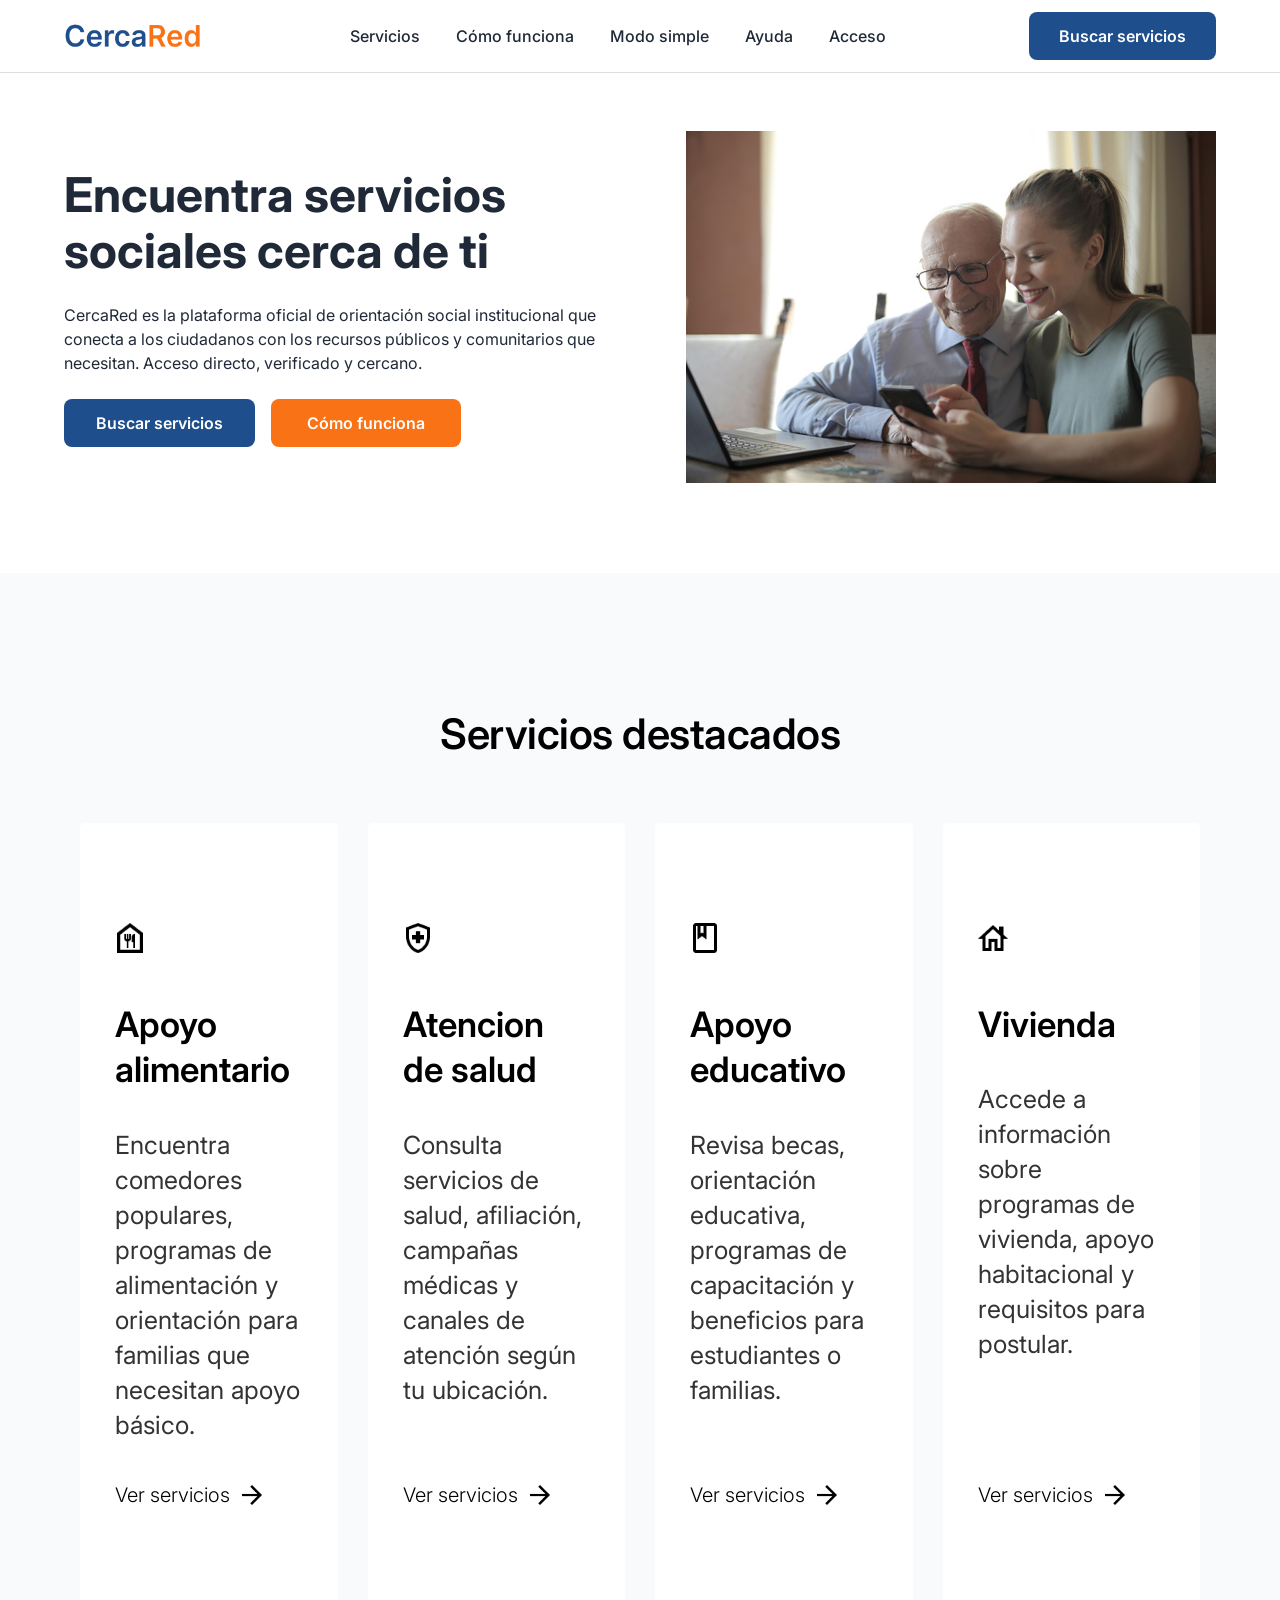
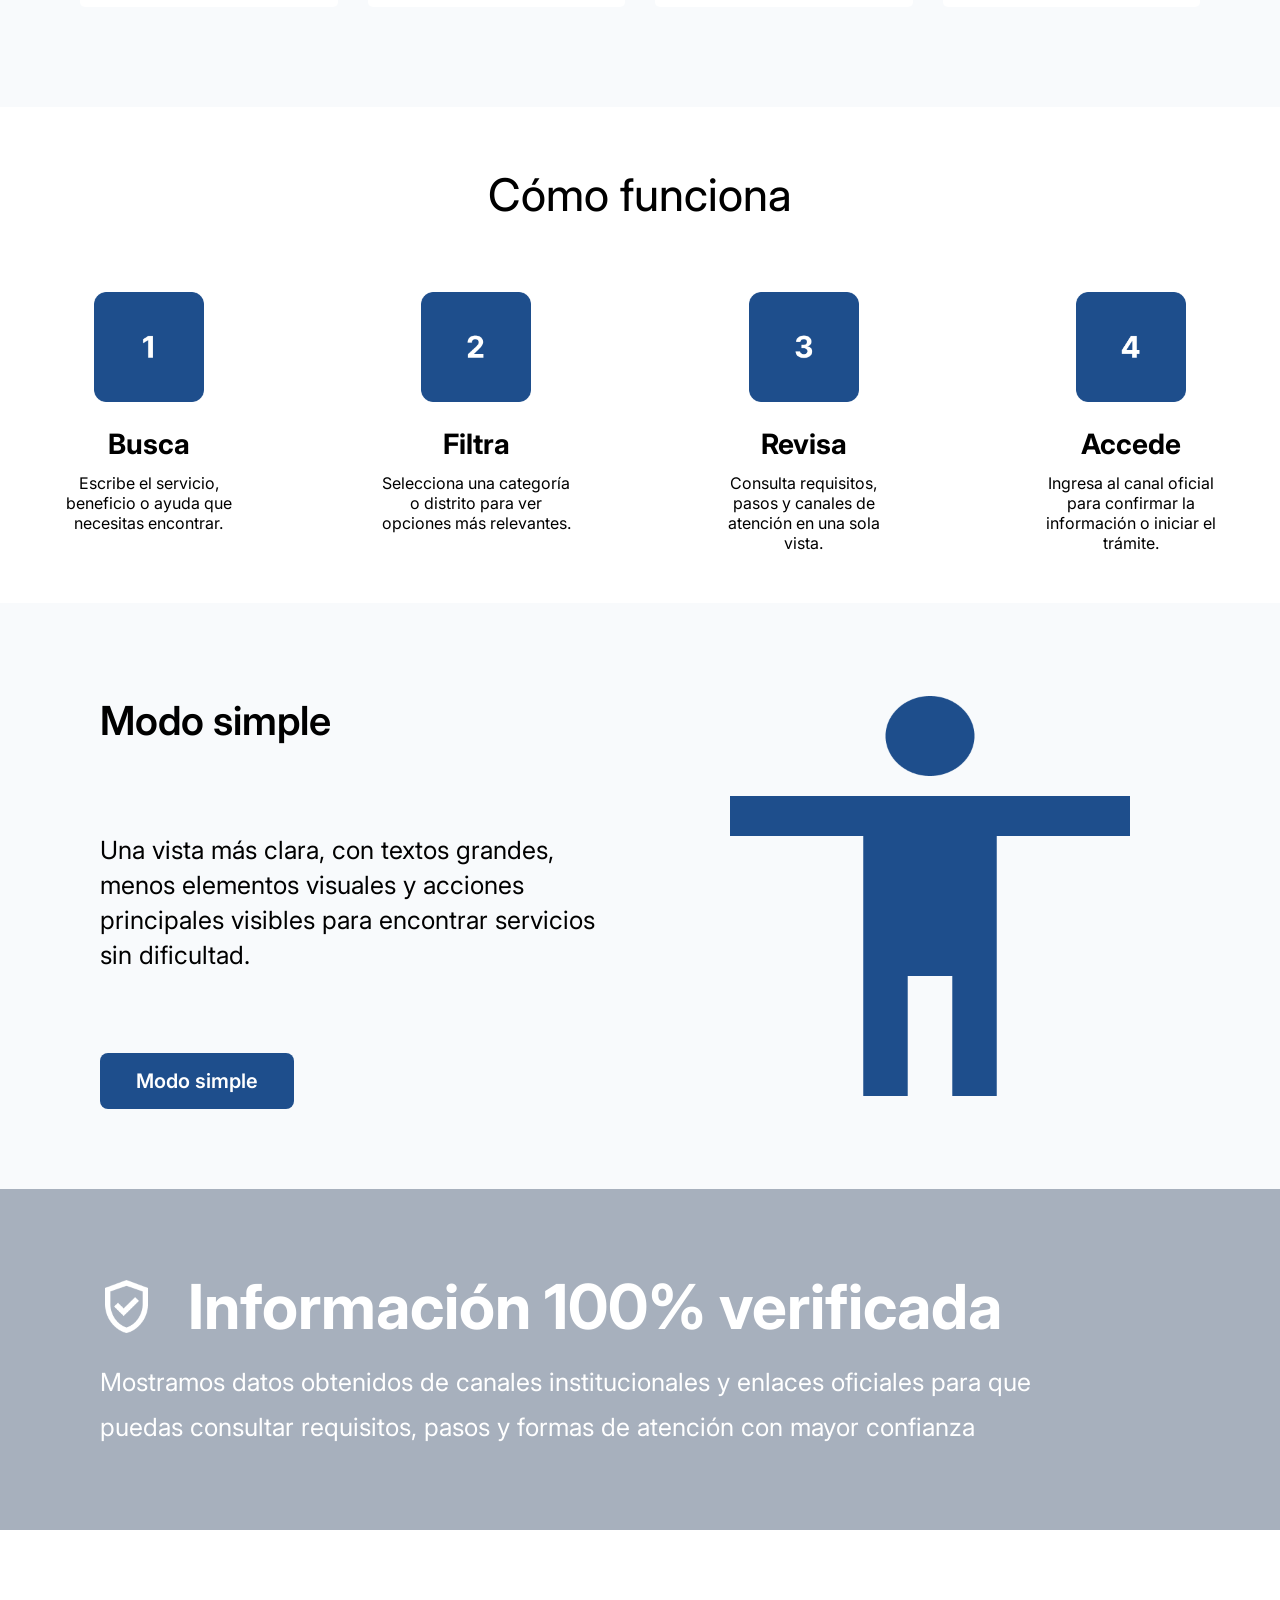
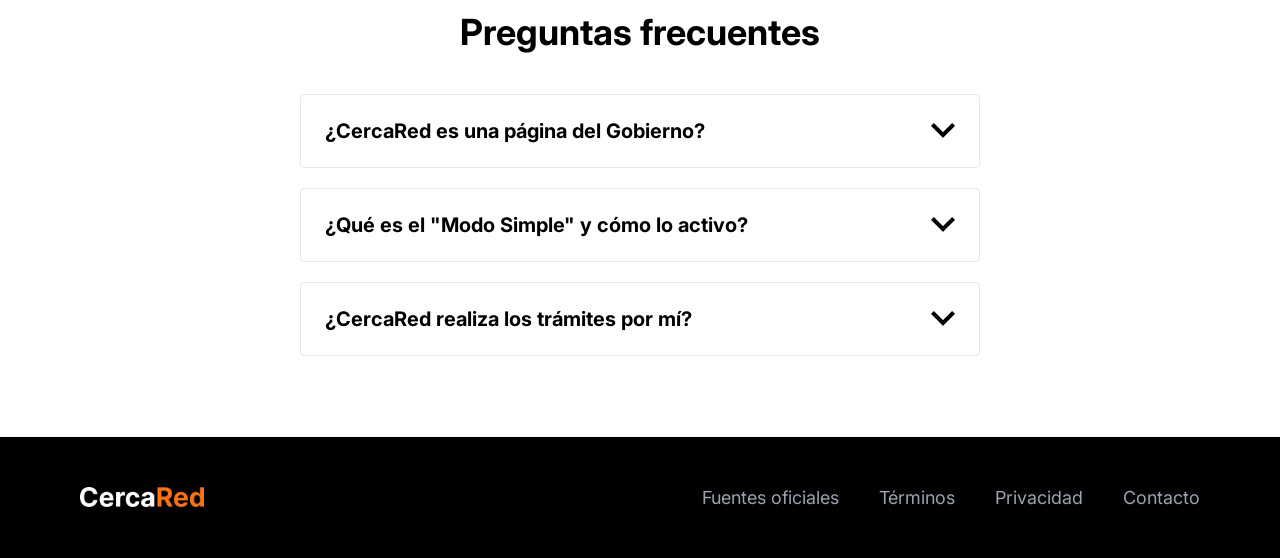
<file: index.html>
<!DOCTYPE html>
<html lang="es">
<head>
  <meta charset="UTF-8" />
  <meta name="viewport" content="width=device-width, initial-scale=1.0" />
  <title>CercaRed | Servicios sociales del Estado</title>
  
  <link rel="preconnect" href="https://fonts.googleapis.com" />
  <link rel="preconnect" href="https://fonts.gstatic.com" crossorigin />
  <link href="https://fonts.googleapis.com/css2?family=Inter:wght@400;500;600;700&display=swap" rel="stylesheet" />
  
  <link rel="stylesheet" href="css/base.css" />
  <link rel="stylesheet" href="css/navbar.css" />
  <link rel="stylesheet" href="css/hero.css" />
  <link rel="stylesheet" href="css/featured-services.css" /> <!-- Enlace a los nuevos estilos -->
  <link rel="stylesheet" href="css/how-works.css" />
  <link rel="stylesheet" href="css/simple-mode.css" />
  <link rel="stylesheet" href="css/verified.css" />
  <link rel="stylesheet" href="css/faq.css" />
  <link rel="stylesheet" href="css/footer.css" />
</head>
<body>

  <header class="site-header">
    <nav class="navbar" aria-label="Navegación principal">
      <a class="brand" href="#inicio" aria-label="CercaRed inicio">
        <img class="brand-logo" src="assets/images/logo.png" alt="CercaRed" />
      </a>

      <button
        class="nav-toggle"
        type="button"
        aria-label="Abrir menú"
        aria-expanded="false"
        aria-controls="nav-menu"
      >
        <img
          class="nav-toggle-icon"
          src="assets/icons/menu.svg"
          alt=""
          aria-hidden="true"
        />
      </button>

      <div class="nav-menu" id="nav-menu">
        <a href="#servicios">Servicios</a>
        <a href="#como-funciona">Cómo funciona</a>
        <a href="#modo-simple">Modo simple</a>
        <a href="#ayuda">Ayuda</a>
        <a href="https://cercared-webapp-nybi.vercel.app/auth.html">Acceso</a>
      </div>

      <a class="nav-cta" href="https://cercared-webapp-nybi.vercel.app/index.html">Buscar servicios</a>
    </nav>
  </header>

  <main>
    <!--SECCIÓN HERO-->
    <section class="hero" id="inicio">
      <div class="hero-content">
        <h1>Encuentra servicios sociales cerca de ti</h1>
        <p class="hero-description">
          CercaRed es la plataforma oficial de orientación social institucional
          que conecta a los ciudadanos con los recursos públicos y comunitarios
          que necesitan. Acceso directo, verificado y cercano.
        </p>

        <div class="hero-actions">
          <a class="hero-primary-action" href="https://cercared-webapp-nybi.vercel.app/index.html">Buscar servicios</a>
          <a class="hero-secondary-action" href="#como-funciona">
            Cómo funciona
          </a>
        </div>
      </div>

      <div class="hero-media">
        <img
          src="assets/images/hero.png"
          alt="Una joven ayuda a un adulto mayor a consultar información desde un celular"
        />
      </div>
    </section>

    <!--NUEVA SECCIÓN: SERVICIOS DESTACADOS-->
    <section class="services-section" id="servicios">
      <h2 class="services-main-title">Servicios destacados</h2>
      
      <div class="services-container">
        <!--Card 1: Apoyo Alimentario-->
        <div class="service-card">
          <div class="service-icon-wrapper">
            <img src="assets/images/ApoyoAlimentarioLogo.png" alt="Icono Apoyo Alimentario" class="service-icon">
          </div>
          <h3 class="service-title">Apoyo alimentario</h3>
          <p class="service-description">
            Encuentra comedores populares, programas de alimentación y orientación para familias que necesitan apoyo básico.
          </p>
          <a href="https://cercared-webapp-nybi.vercel.app/index.html?category=Social" class="service-link">
            <span>Ver servicios</span>
            <img src="assets/images/FechaAdelante.png" alt="Flecha" class="arrow-icon">
          </a>
        </div>

        <!--Card 2: Atención de salud-->
        <div class="service-card">
          <div class="service-icon-wrapper">
            <img src="assets/images/AtencionDeSaludLogo.png" alt="Icono Atención de salud" class="service-icon">
          </div>
          <h3 class="service-title">Atencion de salud</h3>
          <p class="service-description">
            Consulta servicios de salud, afiliación, campañas médicas y canales de atención según tu ubicación.
          </p>
          <a href="https://cercared-webapp-nybi.vercel.app/index.html?category=Salud" class="service-link">
            <span>Ver servicios</span>
            <img src="assets/images/FechaAdelante.png" alt="Flecha" class="arrow-icon">
          </a>
        </div>

        <!--Card 3: Apoyo educativo-->
        <div class="service-card">
          <div class="service-icon-wrapper">
            <img src="assets/images/ApoyoEducativoLogo.png" alt="Icono Apoyo educativo" class="service-icon">
          </div>
          <h3 class="service-title">Apoyo educativo</h3>
          <p class="service-description">
            Revisa becas, orientación educativa, programas de capacitación y beneficios para estudiantes o familias.
          </p>
          <a href="https://cercared-webapp-nybi.vercel.app/index.html?category=Educaci%C3%B3n" class="service-link">
            <span>Ver servicios</span>
            <img src="assets/images/FechaAdelante.png" alt="Flecha" class="arrow-icon">
          </a>
        </div>

        <!--Card 4: Vivienda-->
        <div class="service-card">
          <div class="service-icon-wrapper">
            <img src="assets/images/ViviendaLogo.png" alt="Icono Vivienda" class="service-icon">
          </div>
          <h3 class="service-title">Vivienda</h3>
          <p class="service-description">
            Accede a información sobre programas de vivienda, apoyo habitacional y requisitos para postular.
          </p>
          <a href="https://cercared-webapp-nybi.vercel.app/index.html?category=Vivienda" class="service-link">
            <span>Ver servicios</span>
            <img src="assets/images/FechaAdelante.png" alt="Flecha" class="arrow-icon">
          </a>
        </div>
      </div>
    </section>

    <!--SECCIÓN CÓMO FUNCIONA-->
    <section class="how-section" id="como-funciona">
      <h2 class="how-main-title">Cómo funciona</h2>
      
      <div class="how-container">
        <div class="how-step">
          <img class="how-step-image" src="assets/images/1.png" alt="Paso 1" />
          <h3 class="how-step-title">Busca</h3>
          <p class="how-step-text">Escribe el servicio, beneficio o ayuda que necesitas encontrar.</p>
        </div>

        <div class="how-step">
          <img class="how-step-image" src="assets/images/2.png" alt="Paso 2" />
          <h3 class="how-step-title">Filtra</h3>
          <p class="how-step-text">Selecciona una categoría o distrito para ver opciones más relevantes.</p>
        </div>

        <div class="how-step">
          <img class="how-step-image" src="assets/images/3.png" alt="Paso 3" />
          <h3 class="how-step-title">Revisa</h3>
          <p class="how-step-text">Consulta requisitos, pasos y canales de atención en una sola vista.</p>
        </div>

        <div class="how-step">
          <img class="how-step-image" src="assets/images/4.png" alt="Paso 4" />
          <h3 class="how-step-title">Accede</h3>
          <p class="how-step-text">Ingresa al canal oficial para confirmar la información o iniciar el trámite.</p>
        </div>
      </div>
    </section>

    <!--SECCIÓN MODO SIMPLE-->
    <section class="simple-section" id="modo-simple">
      <div class="simple-container">
        <div class="simple-content">
          <h2 class="simple-title">Modo simple</h2>
          <p class="simple-text">
            Una vista más clara, con textos grandes, menos elementos visuales y acciones principales visibles para encontrar servicios sin dificultad.
          </p>
          <button class="btn-simple-mode" type="button" disabled aria-disabled="true">Modo simple</button>
        </div>
        <div class="simple-visual">
          <img src="assets/images/persona.png" alt="Icono de accesibilidad - Persona" class="simple-image" />
        </div>
      </div>
    </section>

    <!--SECCIÓN INFORMACIÓN VERIFICADA-->
    <section class="verified-section">
      <div class="verified-container">
        <div class="verified-header">
          <img class="verified-icon" src="assets/images/shield.png" alt="Escudo de verificación" />
          <h2 class="verified-title">Información 100% verificada</h2>
        </div>
        <p class="verified-text">
          Mostramos datos obtenidos de canales institucionales y enlaces oficiales para que puedas consultar requisitos, pasos y formas de atención con mayor confianza
        </p>
      </div>
    </section>

    <!--SECCIÓN PREGUNTAS FRECUENTES-->
    <section class="faq-section" id="ayuda">
      <h2 class="faq-title">Preguntas frecuentes</h2>
      
      <div class="faq-container">
        <details class="faq-accordion">
          <summary class="faq-question">
            ¿CercaRed es una página del Gobierno?
            <span class="faq-icon"></span>
          </summary>
          <div class="faq-answer">
            <p>No. Somos una guía de orientación que simplifica requisitos y pasos de programas oficiales. Te ayudamos a entender qué necesitas y te conectamos directamente con el canal oficial de la entidad responsable para que realices tu gestión con seguridad y sin confusiones.</p>
          </div>
        </details>

        <details class="faq-accordion">
          <summary class="faq-question">
            ¿Qué es el "Modo Simple" y cómo lo activo?
            <span class="faq-icon"></span>
          </summary>
          <div class="faq-answer">
            <p>El "Modo Simple" es una configuración de visualización diseñada para facilitar la lectura. Adapta los tamaños de fuente, aumenta los contrastes y simplifica los menús de navegación. Puedes activarlo directamente desde el botón ubicado en la barra superior de la página.</p>
          </div>
        </details>

        <details class="faq-accordion">
          <summary class="faq-question">
            ¿CercaRed realiza los trámites por mí?
            <span class="faq-icon"></span>
          </summary>
          <div class="faq-answer">
            <p>No. Somos una guía de orientación que simplifica requisitos y pasos de programas oficiales. Te ayudamos a entender qué necesitas y te conectamos directamente con el canal oficial de la entidad responsable para que realices tu gestión con seguridad y sin confusiones.</p>
          </div>
        </details>
      </div>
    </section>
    
    <section id="acceso"></section>
  </main>

  <main-footer></main-footer>

  <script src="js/navbar.js"></script>
  <script src="js/footer.js"></script>
</body>
</html>
</file>
<file: css/base.css>
:root {
  --color-primary: #1e4e8c;
  --color-primary-hover: #163b6a;
  --color-accent: #f97316;
  --color-accent-hover: #ea580c;
  --color-background: #f8fafc;
  --color-surface: #ffffff;
  --color-soft: #eaf4ff;
  --color-text: #1f2937;
  --color-muted: #6b7280;
  --color-border: #cbd5e1;
  --color-success: #2e7d32;
  --color-warning: #f59e0b;
  --color-error: #d32f2f;
  --space-1: 4px;
  --space-2: 8px;
  --space-3: 16px;
  --space-4: 24px;
  --space-5: 32px;
  --space-6: 48px;
  --space-7: 64px;
  --space-8: 80px;
  --shadow-soft: 0 14px 36px rgba(30, 78, 140, 0.12);
  --header-height: 72px;
  --container: 1312px;
}

* {
  box-sizing: border-box;
}

html {
  scroll-behavior: smooth;
  scroll-padding-top: calc(var(--header-height) + 24px);
}

body {
  margin: 0;
  font-family: "Inter", Arial, sans-serif;
  color: var(--color-text);
  background: var(--color-background);
  min-height: 100vh;
  display: flex;
  flex-direction: column;
}

a {
  color: inherit;
  text-decoration: none;
}

button {
  font: inherit;
}

/* Force main wrapper to fill viewport space and push the footer down */
main {
  flex: 1;
}

main section {
  min-height: 1px;
}
</file>
<file: css/navbar.css>
.site-header {
  position: sticky;
  top: 0;
  z-index: 20;
  background: rgba(255, 255, 255, 0.96);
  border-bottom: 1px solid rgba(209, 213, 219, 0.8);
  backdrop-filter: blur(12px);
}

.navbar {
  width: calc(100% - 128px);
  min-height: var(--header-height);
  margin: 0 auto;
  display: flex;
  align-items: center;
  gap: 32px;
}

.brand {
  display: inline-flex;
  align-items: center;
  gap: 10px;
  flex: 0 0 auto;
  font-size: 24px;
  font-weight: 700;
  color: var(--color-primary);
}

.brand-logo {
  width: 142px;
  height: 36px;
  object-fit: contain;
}

.nav-menu {
  display: flex;
  align-items: center;
  justify-content: center;
  gap: 36px;
  flex: 1 1 auto;
}

.nav-menu a {
  color: var(--color-text);
  font-size: 16px;
  font-weight: 500;
  line-height: 1.4;
  transition: color 160ms ease;
}

.nav-menu a:hover,
.nav-menu a:focus-visible {
  color: var(--color-primary);
}

.nav-cta {
  display: inline-flex;
  align-items: center;
  justify-content: center;
  min-height: 48px;
  padding: 0 30px;
  border-radius: 8px;
  color: var(--color-surface);
  background: var(--color-primary);
  font-size: 16px;
  font-weight: 600;
  transition: background 160ms ease, color 160ms ease, border-color 160ms ease;
}

.nav-cta:hover,
.nav-cta:focus-visible {
  background: var(--color-primary-hover);
}

.nav-toggle {
  display: none;
  width: 44px;
  height: 44px;
  padding: 0;
  border: 1px solid var(--color-border);
  border-radius: 8px;
  background: var(--color-surface);
  cursor: pointer;
}

.nav-toggle-icon {
  display: block;
  width: 24px;
  height: 24px;
  margin: auto;
}

@media (max-width: 900px) {
  :root {
    --header-height: 64px;
  }

  .navbar {
    width: min(100% - 32px, var(--container));
    min-height: var(--header-height);
    justify-content: space-between;
    gap: 16px;
  }

  .brand {
    font-size: 21px;
  }

  .nav-toggle {
    display: inline-block;
    order: 3;
  }

  .nav-menu {
    position: absolute;
    top: var(--header-height);
    left: 16px;
    right: 16px;
    display: none;
    flex-direction: column;
    align-items: stretch;
    gap: 0;
    padding: 12px;
    border: 1px solid var(--color-border);
    border-radius: 8px;
    background: var(--color-surface);
    box-shadow: var(--shadow-soft);
  }

  .nav-menu.is-open {
    display: flex;
  }

  .nav-menu a {
    padding: 14px 12px;
    border-radius: 8px;
  }

  .nav-menu a:hover,
  .nav-menu a:focus-visible {
    background: var(--color-soft);
  }

  .nav-cta {
    display: none;
  }
}

@media (max-width: 520px) {
  .navbar {
    width: min(100% - 24px, var(--container));
  }
}
</file>
<file: css/hero.css>
.hero {
  width: 100%;
  min-height: 500px;
  padding: 56px 64px 88px;
  display: grid;
  grid-template-columns: minmax(0, 1fr) 530px;
  align-items: center;
  gap: var(--space-8);
  background: var(--color-surface);
}

.hero-content {
  max-width: 620px;
}

.hero h1 {
  margin: 0;
  color: var(--color-text);
  font-size: 48px;
  font-weight: 700;
  line-height: 56px;
}

.hero-description {
  max-width: 620px;
  margin: var(--space-4) 0 0;
  color: var(--color-text);
  font-size: 16px;
  font-weight: 400;
  line-height: 24px;
}

.hero-actions {
  margin-top: var(--space-4);
  display: flex;
  align-items: center;
  gap: var(--space-3);
}

.hero-primary-action,
.hero-secondary-action {
  min-width: 190px;
  min-height: 48px;
  padding: 0 var(--space-5);
  border: 0;
  border-radius: 8px;
  display: inline-flex;
  align-items: center;
  justify-content: center;
  font-size: 16px;
  font-weight: 600;
  transition: background 160ms ease, border-color 160ms ease, color 160ms ease;
}

.hero-primary-action {
  color: var(--color-surface);
  background: var(--color-primary);
}

.hero-primary-action:hover,
.hero-primary-action:focus-visible {
  border-color: var(--color-primary-hover);
  background: var(--color-primary-hover);
}

.hero-secondary-action {
  color: var(--color-surface);
  background: var(--color-accent);
}

.hero-secondary-action:hover,
.hero-secondary-action:focus-visible {
  background: var(--color-accent-hover);
}

.hero-media {
  overflow: hidden;
  aspect-ratio: 1060 / 704;
}

.hero-media img {
  width: 100%;
  height: 100%;
  display: block;
  object-fit: cover;
}

@media (max-width: 1024px) {
  .hero {
    padding-right: var(--space-5);
    padding-left: var(--space-5);
    grid-template-columns: minmax(0, 1fr) minmax(380px, 0.85fr);
    gap: var(--space-6);
  }
}

@media (max-width: 800px) {
  .hero {
    min-height: auto;
    padding: var(--space-6) var(--space-3) var(--space-7);
    grid-template-columns: 1fr;
    gap: var(--space-6);
  }

  .hero-content {
    max-width: 680px;
  }

  .hero-actions {
    flex-direction: column;
    align-items: stretch;
  }

  .hero-primary-action,
  .hero-secondary-action {
    width: 100%;
  }

  .hero-media {
    max-height: 520px;
  }
}

@media (max-width: 520px) {
  .hero {
    padding: var(--space-5) 12px var(--space-6);
    gap: var(--space-5);
  }

  .hero h1 {
    font-size: 32px;
    line-height: 40px;
  }

  .hero-description {
    margin-top: var(--space-3);
    font-size: 16px;
    line-height: 24px;
  }

  .hero-actions {
    margin-top: var(--space-4);
  }

  .hero-media {
    aspect-ratio: 1060 / 704;
  }
}
</file>
<file: css/featured-services.css>
.services-section {
  background-color: #F8FAFC;
  padding: 100px 80px;
  text-align: center;
  font-family: 'Inter', sans-serif;
}

.services-main-title {
  font-size: 42px;
  font-weight: 580;
  color: #000000;
  letter-spacing: -0.5px;
  margin-bottom: 64px;
}

.services-container {
  max-width: 1700px;
  margin: 0 auto;
  display: grid;
  grid-template-columns: repeat(4, minmax(0, 1fr));
  gap: 30px;
  width: 100%;
}

.service-card {
  background-color: #ffffff;
  border-radius: 5px;
  padding: 100px 35px;
  text-align: left;
  display: flex;
  flex-direction: column;
  box-sizing: border-box;
  height: 100%;
  width: 100%;
}

.service-icon-wrapper {
  margin-bottom: 10px;
}

.service-icon {
  width: 30px;
  height: 30px;
  object-fit: contain;
}

.service-title {
  font-size: 35px;
  font-weight: 600;
  color: #000000;
  margin-bottom: 10px;
  line-height: 1.3;
}

.service-description {
  font-size: 25px;
  line-height: 1.4;
  color: #333333;
  margin-bottom: 40px;
}

.service-link {
  display: inline-flex;
  align-items: center;
  gap: 12px;
  color: #000000;
  text-decoration: none;
  font-size: 20px;
  font-weight: 300;
  margin-top: auto;
}

.arrow-icon {
  width: 20px;
  height: 20px;
  object-fit: contain;
}

@media (max-width: 1200px) {
  .services-section {
    padding: 80px 40px;
  }
}

@media (max-width: 1024px) {
  .services-container {
    grid-template-columns: repeat(2, 1fr);
    gap: 24px;
  }
}

@media (max-width: 640px) {
  .services-section {
    padding: 60px 16px;
  }

  .services-main-title {
    font-size: 35px;
    margin-bottom: 50px;
  }

  .services-container {
    grid-template-columns: 1fr;
    gap: 40px;
  }

  .service-card {
    padding: 25px 24px;
  }
}
</file>
<file: css/how-works.css>
.how-section {
  width: 100%;
  background-color: #ffffff;
  padding: 50px 5px;
  display: flex;
  flex-direction: column;
  align-items: center;
}

.how-main-title {
  font-family: 'Inter', sans-serif;
  font-size: 45px;
  font-weight: 450;
  color: #000000;
  margin: 0 0 60px 0;
  line-height: 75px;
  text-align: center;
  width: 100%;
}

.how-container {
  width: 100%;
  display: flex;
  justify-content: space-between;
  align-items: flex-start;
  gap: 40px;
}

.how-step {
  flex: 1;
  display: flex;
  flex-direction: column;
  align-items: center;
  text-align: center;
}

.how-step-image {
  width: 110px;
  height: 110px;
  object-fit: contain;
  margin-bottom: 25px;
  flex-shrink: 0;
}

.how-step-title {
  font-family: 'Inter', sans-serif;
  font-size: 28px;
  font-weight: 700;
  color: #000000;
  margin: 0 0 12px 0;
  line-height: 34px;
}

.how-step-text {
  font-family: 'Inter', sans-serif;
  font-size: 16px;
  color: #000000;
  margin: 0;
  line-height: 20px;
  max-width: 190px;
}

@media (max-width: 768px) {
  .how-section {
    padding: 60px 20px;
    display: flex;
    flex-direction: column;
    align-items: center;
  }

  .how-main-title {
    font-size: 36px;
    font-weight: 800;
    line-height: 44px;
    margin-bottom: 50px;
    text-align: center;
  }

  .how-container {
    flex-direction: column;
    align-items: center;
    gap: 48px;
  }

  .how-step {
    align-items: center;
    text-align: center;
  }

  .how-step-image {
    width: 100px;
    height: 100px;
    margin-bottom: 16px;
  }

  .how-step-title {
    font-size: 26px;
    line-height: 32px;
    margin-bottom: 12px;
  }

  .how-step-text {
    font-size: 20px;
    line-height: 24px;
    max-width: 275px;
  }
}
</file>
<file: css/simple-mode.css>
.simple-section {
  width: 100%;
  background-color: #F8FAFC; 
  padding: 80px 100px;
  display: flex;
  justify-content: flex-start;
}

.simple-container {
  width: 100%;
  max-width: none;
  margin: 0;
  display: flex;
  align-items: center;
  justify-content: space-between;
  gap: 80px;
}

.simple-content {
  flex: 1;
  display: flex;
  flex-direction: column;
  align-items: flex-start;
}

.simple-title {
  font-family: 'Inter', sans-serif;
  font-size: 40px;
  font-weight: 600;
  color: #000000;
  margin: 0 0 75px 0;
  line-height: 75px;
}

.simple-text {
  font-family: 'Inter', sans-serif;
  font-size: 25px;
  color: #000000;
  margin: 0 0 80px 0;
  line-height: 35px;
  max-width: 750px;
}

.btn-simple-mode {
  display: inline-block;
  background-color: #1E4E8C; 
  color: #ffffff;
  font-family: 'Inter', sans-serif;
  font-size: 20px;
  font-weight: 600;
  text-decoration: none;
  padding: 16px 36px;
  border: 0;
  border-radius: 8px;
  cursor: default;
  transition: background-color 0.2s ease;
}

.btn-simple-mode:not(:disabled):hover {
  background-color: #163A69;
}

.simple-visual {
  flex: 1;
  display: flex;
  justify-content: center;
  align-items: center;
}

.simple-image {
  width: 100%;
  max-width: 400px;
  height: auto;
  object-fit: contain;
}

@media (max-width: 768px) {
  .simple-section {
    padding: 60px 20px; 
    display: flex;
    justify-content: center;
  }

  .simple-container {
    flex-direction: column-reverse; 
    gap: 40px;
    text-align: center;
    width: 100%;
  }

  .simple-content {
    align-items: center;
    width: 100%; 
  }

  .simple-title {
    font-size: 40px;
    font-weight: 850;
    line-height: 50px;
    margin-bottom: 24px;
  }

  .simple-text {
    font-size: 23px;
    line-height: 34px; 
    margin-bottom: 30px;
    width: 100%;
    max-width: 100%; 
  }

  .btn-simple-mode {
    font-size: 20px;
    font-weight: 500;
    padding: 20px 32px;
    width: 100%; 
    max-width: 450px;
  }

  .simple-image {
    max-width: 320px; 
    width: 100%;
    height: auto;
  }
}
</file>
<file: css/verified.css>
.verified-section {
  width: 100%;
  background-color: #A7B0BD; 
  padding: 80px 100px; 
  display: flex;
  justify-content: flex-start; 
}

.verified-container {
  width: 100%;
  max-width: none; 
  margin: 0;
  display: flex;
  flex-direction: column;
  align-items: flex-start; 
  gap: 16px; 
}

.verified-header {
  display: flex;
  align-items: center; 
  justify-content: flex-start;
  gap: 35px; 
  width: 100%;
}

.verified-icon {
  width: 53px;
  height: 53px; 
  display: block;
  object-fit: contain; 
  flex-shrink: 0; 
}

.verified-title {
  font-family: 'Inter', sans-serif;
  font-size: 62px;
  font-weight: 700;
  color: #ffffff;
  margin: 0;
  line-height: 75px;
}

.verified-text {
  font-family: 'Inter', sans-serif;
  font-size: 25px;
  color: #ffffff;
  margin: 0;
  line-height: 45px;
  max-width: 1005px; 
}

@media (max-width: 768px) {
  .verified-section {
    padding: 10px 40px; 
    display: flex;
    justify-content: center;
  }

  .verified-container {
    align-items: center; 
    text-align: center;
    gap: 10px;
    max-width: 100%;
    margin: 0;
  }

  .verified-header {
    flex-direction: column; 
    align-items: center;
    gap: 15px;
  }

  .verified-icon {
    width: 50px;
    height: 50px;
  }

  .verified-title {
    font-size: 40px;
    line-height: 50px;
    max-width: 80%;
  }

  .verified-text {
    font-size: 16px;
    line-height: 35px;
    max-width: 100%;
  }
}
</file>
<file: css/faq.css>
.faq-section {
  width: 100%;
  padding: 80px 64px;
  background-color: var(--color-surface, #ffffff);
  display: flex;
  flex-direction: column;
  align-items: center;
}

.faq-title {
  font-size: 36px;
  font-weight: 700;
  color: #000000;
  margin: 0 0 40px 0;
  text-align: center;
  font-family: 'Inter', sans-serif;
}

.faq-container {
  width: 100%;
  max-width: 680px; 
  display: flex;
  flex-direction: column;
  gap: 20px; 
}

.faq-accordion {
  width: 100%;
  background: #ffffff;
  border: 1px solid #E5E7EB; 
  border-radius: 4px;
  overflow: hidden;
  transition: border-color 0.2s ease;
}

.faq-accordion summary::-webkit-details-marker {
  display: none;
}

.faq-question {
  padding: 24px;
  font-size: 20px;
  font-weight: 700;
  color: #000000;
  cursor: pointer;
  display: flex;
  justify-content: space-between;
  align-items: center;
  list-style: none; 
  user-select: none;
}

.faq-icon {
  width: 24px;
  height: 24px;
  display: inline-block;
  background-image: url('../assets/images/DespliegueDown.png');
  background-size: contain;
  background-repeat: no-repeat;
  background-position: center;
}
.faq-accordion[open] .faq-icon {
  background-image: url('../assets/images/DespliegueUp.png');
}

.faq-accordion[open] {
  border-color: #D1D5DB;
}

.faq-answer {
  padding: 0 24px 24px 24px; 
  border-top: 1px solid #E5E7EB; 
}

.faq-answer p {
  margin: 24px 0 0 0;
  font-size: 16px;
  line-height: 24px;
  color: #000000;
  font-weight: 400;
}

@media (max-width: 768px) {
  .faq-section {
    padding: 56px 24px; 
  }

  .faq-title {
    font-size: 32px;
    margin-bottom: 32px;
  }

  .faq-container {
    padding: 0;
  }

  .faq-question {
    padding: 20px 16px;
    font-size: 22px; 
    line-height: 28px;
  }

  .faq-answer {
    padding: 0 16px 20px 16px;
  }
  
  .faq-answer p {
    margin-top: 16px;
    font-size: 15px;
    line-height: 22px;
  }
}
</file>
<file: css/footer.css>
.main-footer {
  background-color: #000000;
  padding: 50px 80px;
  width: 100%;
}

.footer-container {
  display: flex;
  justify-content: space-between;
  align-items: center;
  width: 100%; 
  max-width: none; 
  padding: 0; 
  margin: 0; 
}

.footer-logo {
  display: flex;
  align-items: center;
}

.logo-image {
  height: 20px;
  width: auto;
  display: block;
  object-fit: contain;
}

.footer-nav {
  display: flex;
  gap: 40px; 
}

.footer-link {
  color: #9CA3AF;
  text-decoration: none;
  font-size: 18px;
  transition: color 0.2s ease;
}

.footer-link:hover {
  color: #ffffff;
}

.desktop-text {
  display: inline;
}

.mobile-text {
  display: none;
}


@media (max-width: 768px) {
  .main-footer {
    padding: 33px 0 !important;
    width: 100% !important;
  }

  .footer-container {
    flex-direction: column;
    align-items: flex-start;
    gap: 15px;
    width: 100% !important;
    max-width: none !important;
    padding: 0 35px !important; 
    margin: 0 !important;
  }

  .footer-nav {
    flex-direction: row;
    flex-wrap: wrap;
    gap: 45px; 
    width: 100%;
  }

  .logo-image {
    height: 15px;
  }

  .footer-link {
    font-size: 15px;
  }


  .desktop-text {
    display: none;
  }

  .mobile-text {
    display: inline;
  }
}
</file>
